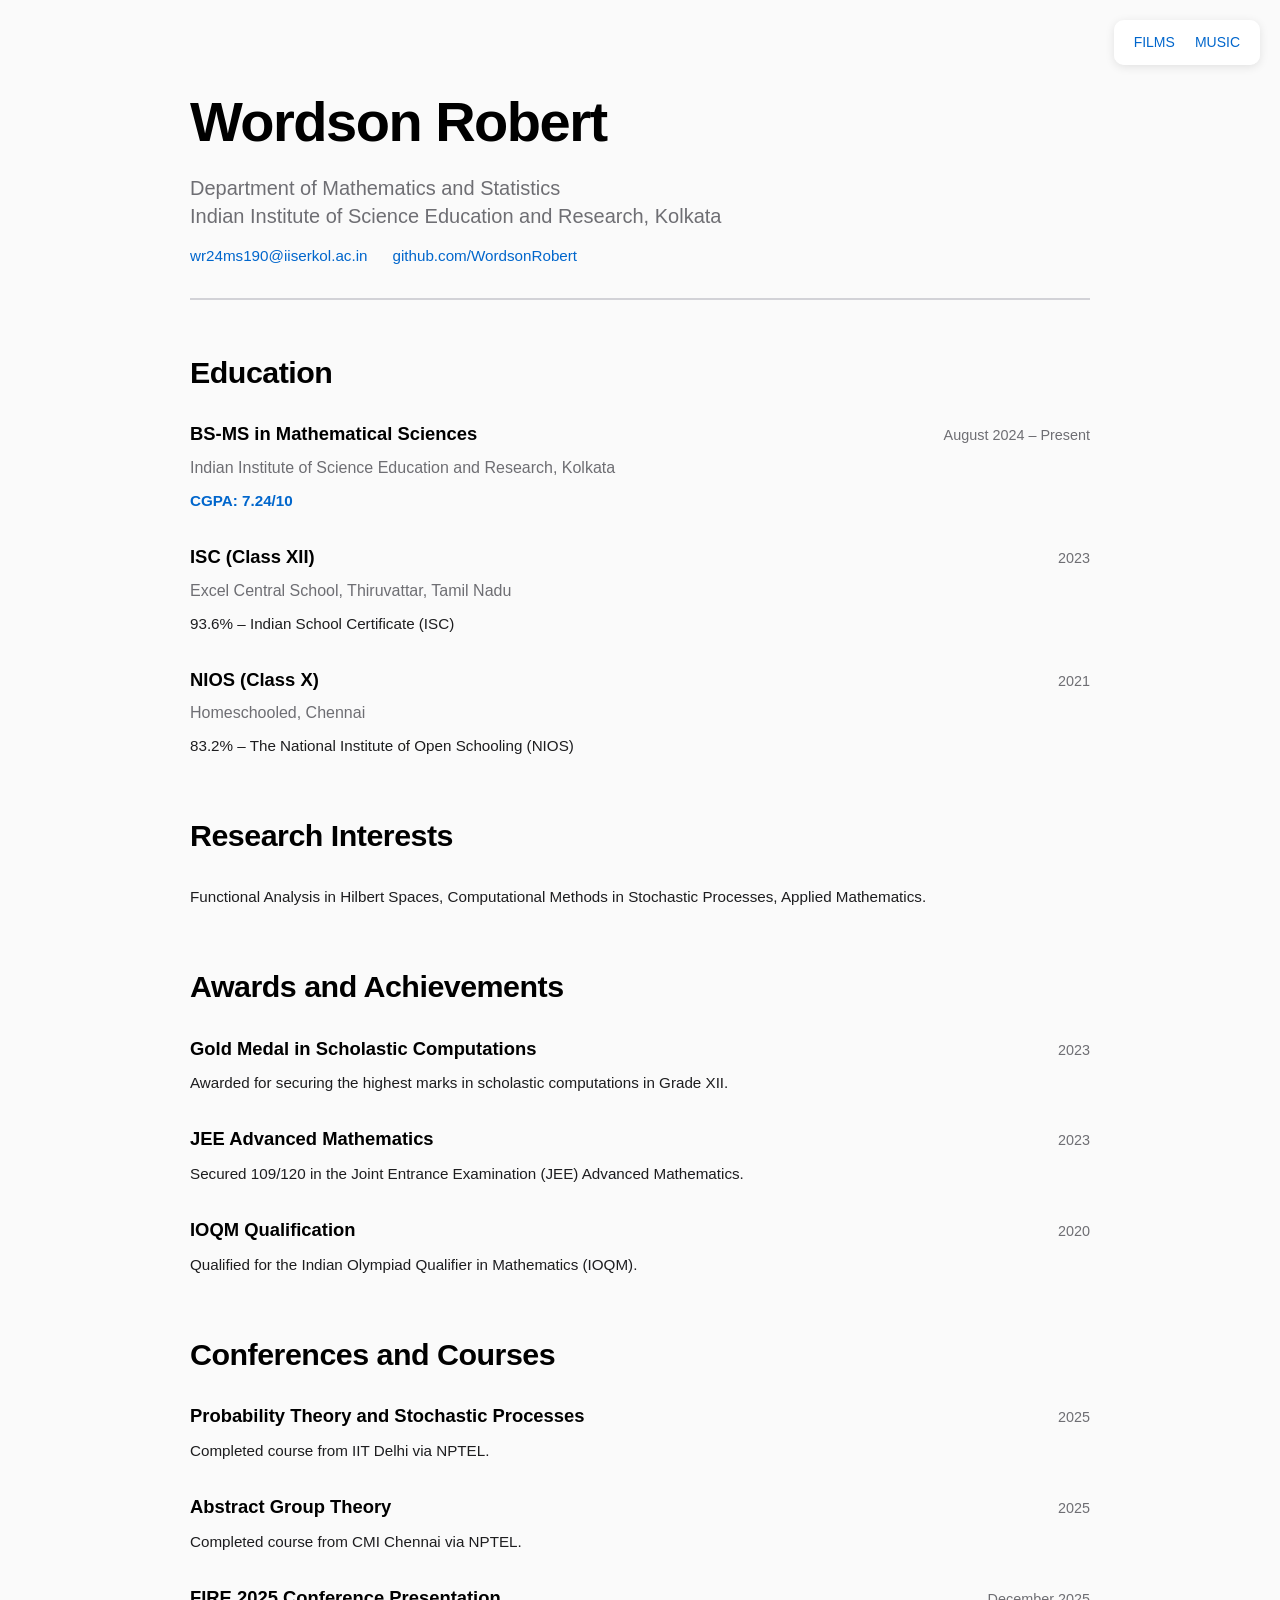
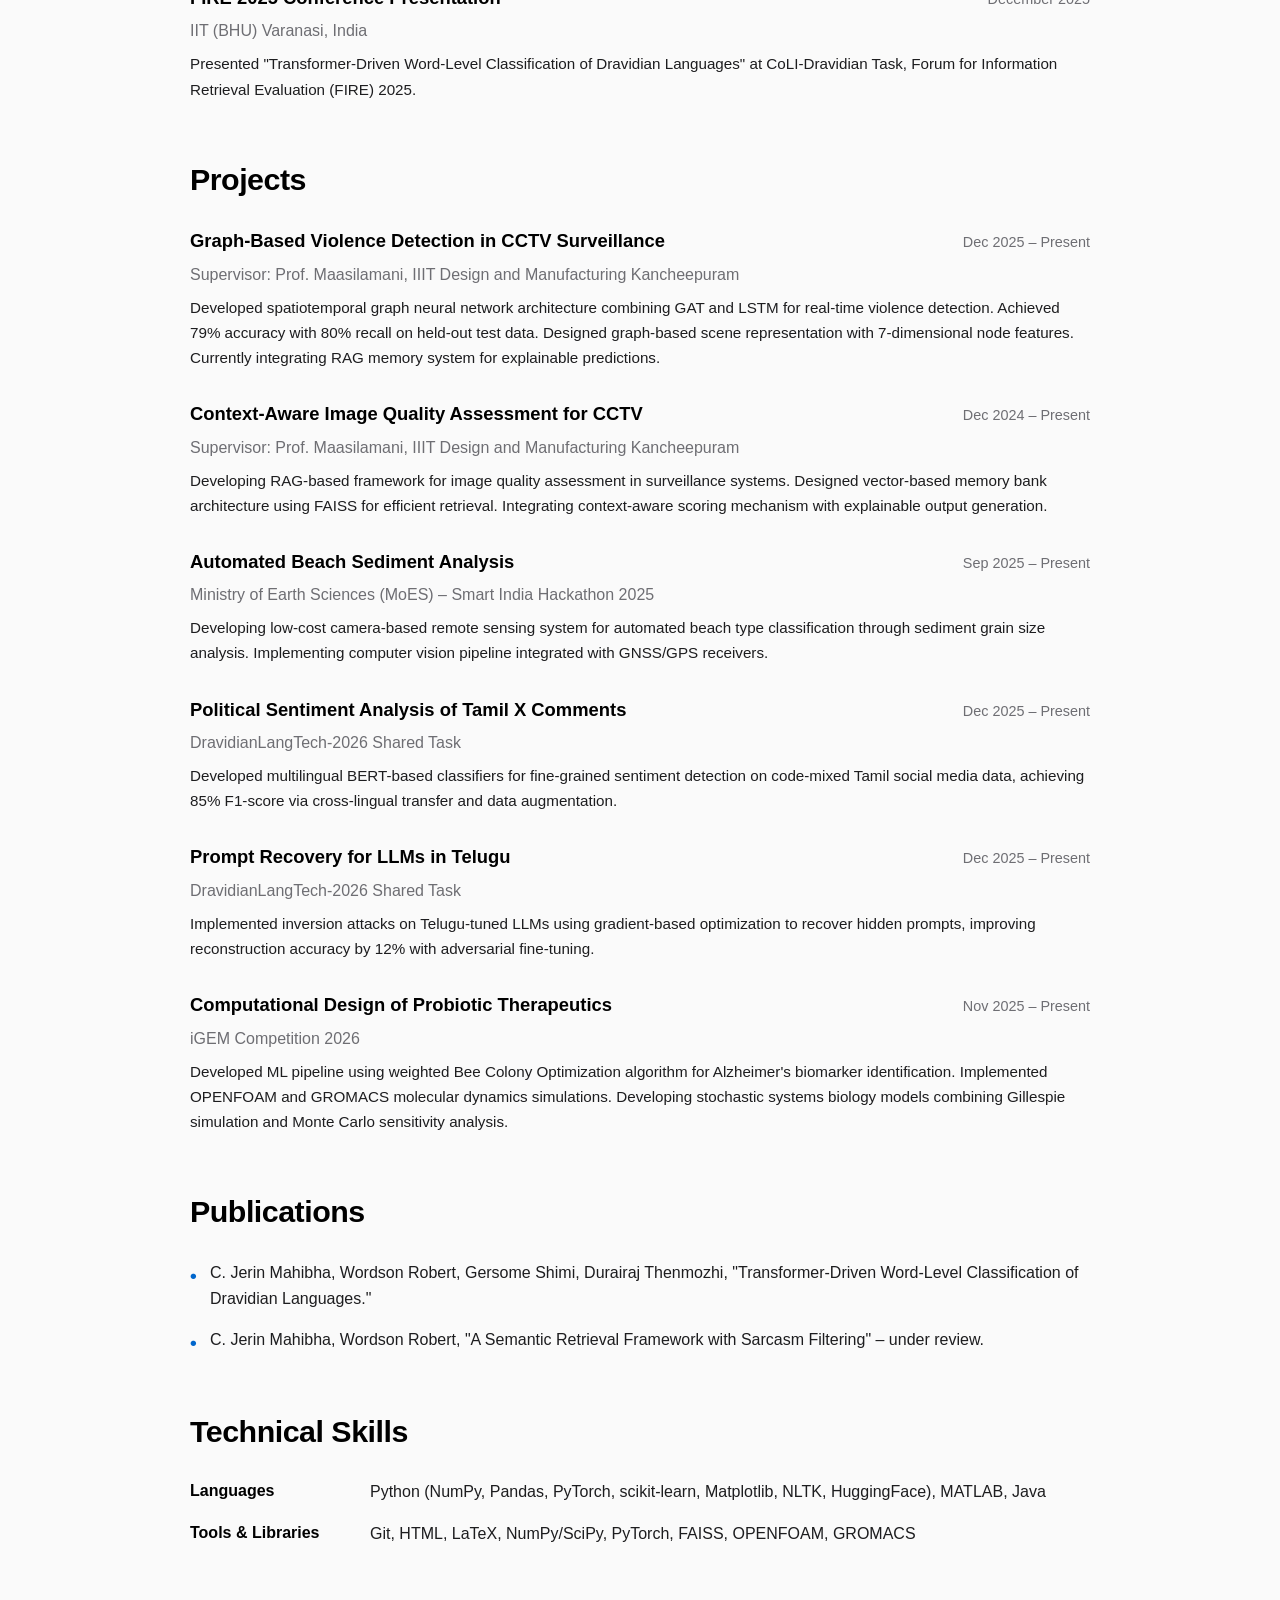
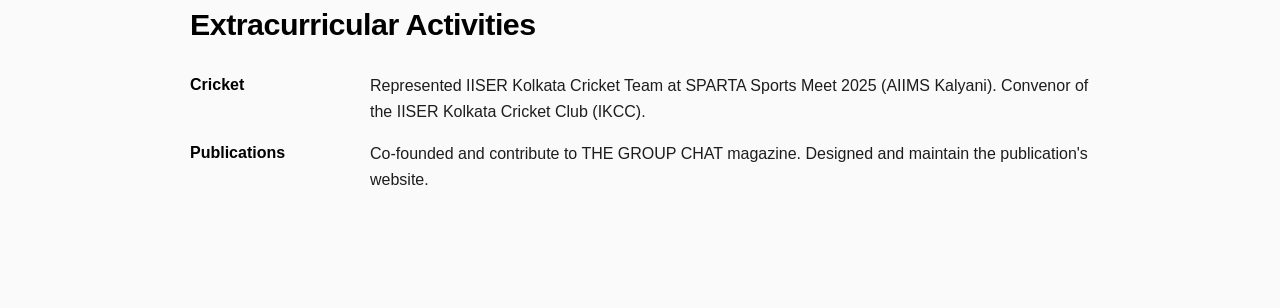
<file: index.html>
<!DOCTYPE html>
<html lang="en">
<head>
    <meta charset="UTF-8">
    <meta name="viewport" content="width=device-width, initial-scale=1.0">
    <title>Wordson Robert</title>
    <style>
        * {
            margin: 0;
            padding: 0;
            box-sizing: border-box;
        }
        
        body {
            background: #fafafa;
            font-family: -apple-system, BlinkMacSystemFont, 'SF Pro Display', 'Segoe UI', sans-serif;
            padding: 80px 40px 60px 40px;
            color: #1d1d1f;
            line-height: 1.5;
        }
        
        nav {
            position: fixed;
            top: 20px;
            right: 20px;
            display: flex;
            gap: 20px;
            background: rgba(255, 255, 255, 0.95);
            backdrop-filter: blur(10px);
            padding: 12px 20px;
            border-radius: 10px;
            box-shadow: 0 2px 10px rgba(0,0,0,0.1);
            z-index: 1000;
        }
        
        nav a {
            color: #0066cc;
            text-decoration: none;
            font-weight: 500;
            font-size: 14px;
            transition: color 0.2s;
        }
        
        nav a:hover {
            color: #0077ed;
        }
        
        .container {
            max-width: 900px;
            margin: 0 auto;
        }
        
        header {
            margin-bottom: 50px;
            padding-bottom: 30px;
            border-bottom: 2px solid #d2d2d7;
        }
        
        h1 {
            font-size: 3.5rem;
            font-weight: 700;
            margin-bottom: 10px;
            letter-spacing: -1.5px;
            color: #000;
        }
        
        .subtitle {
            font-size: 1.25rem;
            color: #6e6e73;
            margin-bottom: 15px;
            line-height: 1.4;
        }
        
        .contact {
            display: flex;
            gap: 25px;
            flex-wrap: wrap;
            font-size: 0.95rem;
            color: #6e6e73;
        }
        
        .contact a {
            color: #0066cc;
            text-decoration: none;
            transition: color 0.2s;
        }
        
        .contact a:hover {
            color: #0077ed;
        }
        
        section {
            margin-bottom: 55px;
        }
        
        section h2 {
            font-size: 1.9rem;
            font-weight: 600;
            margin-bottom: 25px;
            color: #000;
            letter-spacing: -0.5px;
        }
        
        .item {
            margin-bottom: 30px;
        }
        
        .item-header {
            display: flex;
            justify-content: space-between;
            align-items: baseline;
            margin-bottom: 8px;
            gap: 15px;
        }
        
        .item-title {
            font-size: 1.15rem;
            font-weight: 600;
            color: #000;
        }
        
        .item-date {
            font-size: 0.9rem;
            color: #6e6e73;
            font-weight: 500;
            white-space: nowrap;
        }
        
        .item-subtitle {
            font-size: 1rem;
            color: #6e6e73;
            margin-bottom: 8px;
        }
        
        .item-description {
            font-size: 0.95rem;
            color: #1d1d1f;
            line-height: 1.65;
        }
        
        .cgpa {
            font-weight: 600;
            color: #0066cc;
        }
        
        .skills-grid {
            display: grid;
            grid-template-columns: 150px 1fr;
            gap: 15px 30px;
        }
        
        .skill-label {
            font-weight: 600;
            color: #000;
        }
        
        .skill-value {
            color: #1d1d1f;
            line-height: 1.65;
        }
        
        .publications-list {
            list-style: none;
            padding: 0;
        }
        
        .publications-list li {
            margin-bottom: 15px;
            padding-left: 20px;
            position: relative;
            line-height: 1.65;
            color: #1d1d1f;
        }
        
        .publications-list li::before {
            content: "•";
            position: absolute;
            left: 0;
            color: #0066cc;
            font-weight: bold;
            font-size: 1.2rem;
        }
        
        .extracurricular {
            display: grid;
            grid-template-columns: 150px 1fr;
            gap: 15px 30px;
        }
        
        .extra-label {
            font-weight: 600;
            color: #000;
        }
        
        .extra-value {
            color: #1d1d1f;
            line-height: 1.65;
        }

        @media (max-width: 768px) {
            body {
                padding: 60px 25px 40px 25px;
            }
            
            h1 {
                font-size: 2.5rem;
            }
            
            nav {
                top: 10px;
                right: 10px;
            }
            
            .item-header {
                flex-direction: column;
                gap: 5px;
            }
            
            .skills-grid,
            .extracurricular {
                grid-template-columns: 1fr;
                gap: 10px;
            }
        }
    </style>
</head>
<body>
    <nav>
        <a href="films.html">FILMS</a>
        <a href="music.html">MUSIC</a>
    </nav>

    <div class="container">
        <header>
            <h1>Wordson Robert</h1>
            <p class="subtitle">Department of Mathematics and Statistics<br>Indian Institute of Science Education and Research, Kolkata</p>
            <div class="contact">
                <a href="mailto:wr24ms190@iiserkol.ac.in">wr24ms190@iiserkol.ac.in</a>
                <a href="https://github.com/WordsonRobert" target="_blank">github.com/WordsonRobert</a>
            </div>
        </header>

        <section>
            <h2>Education</h2>
            <div class="item">
                <div class="item-header">
                    <span class="item-title">BS-MS in Mathematical Sciences</span>
                    <span class="item-date">August 2024 – Present</span>
                </div>
                <p class="item-subtitle">Indian Institute of Science Education and Research, Kolkata</p>
                <p class="item-description"><span class="cgpa">CGPA: 7.24/10</span></p>
            </div>
            
            <div class="item">
                <div class="item-header">
                    <span class="item-title">ISC (Class XII)</span>
                    <span class="item-date">2023</span>
                </div>
                <p class="item-subtitle">Excel Central School, Thiruvattar, Tamil Nadu</p>
                <p class="item-description">93.6% – Indian School Certificate (ISC)</p>
            </div>
            
            <div class="item">
                <div class="item-header">
                    <span class="item-title">NIOS (Class X)</span>
                    <span class="item-date">2021</span>
                </div>
                <p class="item-subtitle">Homeschooled, Chennai</p>
                <p class="item-description">83.2% – The National Institute of Open Schooling (NIOS)</p>
            </div>
        </section>

        <section>
            <h2>Research Interests</h2>
            <p class="item-description">Functional Analysis in Hilbert Spaces, Computational Methods in Stochastic Processes, Applied Mathematics.</p>
        </section>

        <section>
            <h2>Awards and Achievements</h2>
            <div class="item">
                <div class="item-header">
                    <span class="item-title">Gold Medal in Scholastic Computations</span>
                    <span class="item-date">2023</span>
                </div>
                <p class="item-description">Awarded for securing the highest marks in scholastic computations in Grade XII.</p>
            </div>
            
            <div class="item">
                <div class="item-header">
                    <span class="item-title">JEE Advanced Mathematics</span>
                    <span class="item-date">2023</span>
                </div>
                <p class="item-description">Secured 109/120 in the Joint Entrance Examination (JEE) Advanced Mathematics.</p>
            </div>
            
            <div class="item">
                <div class="item-header">
                    <span class="item-title">IOQM Qualification</span>
                    <span class="item-date">2020</span>
                </div>
                <p class="item-description">Qualified for the Indian Olympiad Qualifier in Mathematics (IOQM).</p>
            </div>
        </section>

        <section>
            <h2>Conferences and Courses</h2>
            <div class="item">
                <div class="item-header">
                    <span class="item-title">Probability Theory and Stochastic Processes</span>
                    <span class="item-date">2025</span>
                </div>
                <p class="item-description">Completed course from IIT Delhi via NPTEL.</p>
            </div>
            
            <div class="item">
                <div class="item-header">
                    <span class="item-title">Abstract Group Theory</span>
                    <span class="item-date">2025</span>
                </div>
                <p class="item-description">Completed course from CMI Chennai via NPTEL.</p>
            </div>
            
            <div class="item">
                <div class="item-header">
                    <span class="item-title">FIRE 2025 Conference Presentation</span>
                    <span class="item-date">December 2025</span>
                </div>
                <p class="item-subtitle">IIT (BHU) Varanasi, India</p>
                <p class="item-description">Presented "Transformer-Driven Word-Level Classification of Dravidian Languages" at CoLI-Dravidian Task, Forum for Information Retrieval Evaluation (FIRE) 2025.</p>
            </div>
        </section>

        <section>
            <h2>Projects</h2>
            
            <div class="item">
                <div class="item-header">
                    <span class="item-title">Graph-Based Violence Detection in CCTV Surveillance</span>
                    <span class="item-date">Dec 2025 – Present</span>
                </div>
                <p class="item-subtitle">Supervisor: Prof. Maasilamani, IIIT Design and Manufacturing Kancheepuram</p>
                <p class="item-description">Developed spatiotemporal graph neural network architecture combining GAT and LSTM for real-time violence detection. Achieved 79% accuracy with 80% recall on held-out test data. Designed graph-based scene representation with 7-dimensional node features. Currently integrating RAG memory system for explainable predictions.</p>
            </div>
            
            <div class="item">
                <div class="item-header">
                    <span class="item-title">Context-Aware Image Quality Assessment for CCTV</span>
                    <span class="item-date">Dec 2024 – Present</span>
                </div>
                <p class="item-subtitle">Supervisor: Prof. Maasilamani, IIIT Design and Manufacturing Kancheepuram</p>
                <p class="item-description">Developing RAG-based framework for image quality assessment in surveillance systems. Designed vector-based memory bank architecture using FAISS for efficient retrieval. Integrating context-aware scoring mechanism with explainable output generation.</p>
            </div>
            
            <div class="item">
                <div class="item-header">
                    <span class="item-title">Automated Beach Sediment Analysis</span>
                    <span class="item-date">Sep 2025 – Present</span>
                </div>
                <p class="item-subtitle">Ministry of Earth Sciences (MoES) – Smart India Hackathon 2025</p>
                <p class="item-description">Developing low-cost camera-based remote sensing system for automated beach type classification through sediment grain size analysis. Implementing computer vision pipeline integrated with GNSS/GPS receivers.</p>
            </div>
            
            <div class="item">
                <div class="item-header">
                    <span class="item-title">Political Sentiment Analysis of Tamil X Comments</span>
                    <span class="item-date">Dec 2025 – Present</span>
                </div>
                <p class="item-subtitle">DravidianLangTech-2026 Shared Task</p>
                <p class="item-description">Developed multilingual BERT-based classifiers for fine-grained sentiment detection on code-mixed Tamil social media data, achieving 85% F1-score via cross-lingual transfer and data augmentation.</p>
            </div>
            
            <div class="item">
                <div class="item-header">
                    <span class="item-title">Prompt Recovery for LLMs in Telugu</span>
                    <span class="item-date">Dec 2025 – Present</span>
                </div>
                <p class="item-subtitle">DravidianLangTech-2026 Shared Task</p>
                <p class="item-description">Implemented inversion attacks on Telugu-tuned LLMs using gradient-based optimization to recover hidden prompts, improving reconstruction accuracy by 12% with adversarial fine-tuning.</p>
            </div>
            
            <div class="item">
                <div class="item-header">
                    <span class="item-title">Computational Design of Probiotic Therapeutics</span>
                    <span class="item-date">Nov 2025 – Present</span>
                </div>
                <p class="item-subtitle">iGEM Competition 2026</p>
                <p class="item-description">Developed ML pipeline using weighted Bee Colony Optimization algorithm for Alzheimer's biomarker identification. Implemented OPENFOAM and GROMACS molecular dynamics simulations. Developing stochastic systems biology models combining Gillespie simulation and Monte Carlo sensitivity analysis.</p>
            </div>
        </section>

        <section>
            <h2>Publications</h2>
            <ul class="publications-list">
                <li>C. Jerin Mahibha, Wordson Robert, Gersome Shimi, Durairaj Thenmozhi, "Transformer-Driven Word-Level Classification of Dravidian Languages."</li>
                <li>C. Jerin Mahibha, Wordson Robert, "A Semantic Retrieval Framework with Sarcasm Filtering" – under review.</li>
            </ul>
        </section>

        <section>
            <h2>Technical Skills</h2>
            <div class="skills-grid">
                <div class="skill-label">Languages</div>
                <div class="skill-value">Python (NumPy, Pandas, PyTorch, scikit-learn, Matplotlib, NLTK, HuggingFace), MATLAB, Java</div>
                
                <div class="skill-label">Tools & Libraries</div>
                <div class="skill-value">Git, HTML, LaTeX, NumPy/SciPy, PyTorch, FAISS, OPENFOAM, GROMACS</div>
            </div>
        </section>

        <section>
            <h2>Extracurricular Activities</h2>
            <div class="extracurricular">
                <div class="extra-label">Cricket</div>
                <div class="extra-value">Represented IISER Kolkata Cricket Team at SPARTA Sports Meet 2025 (AIIMS Kalyani). Convenor of the IISER Kolkata Cricket Club (IKCC).</div>
                
                <div class="extra-label">Publications</div>
                <div class="extra-value">Co-founded and contribute to THE GROUP CHAT magazine. Designed and maintain the publication's website.</div>
            </div>
        </section>
    </div>
</body>
</html>
</file>
